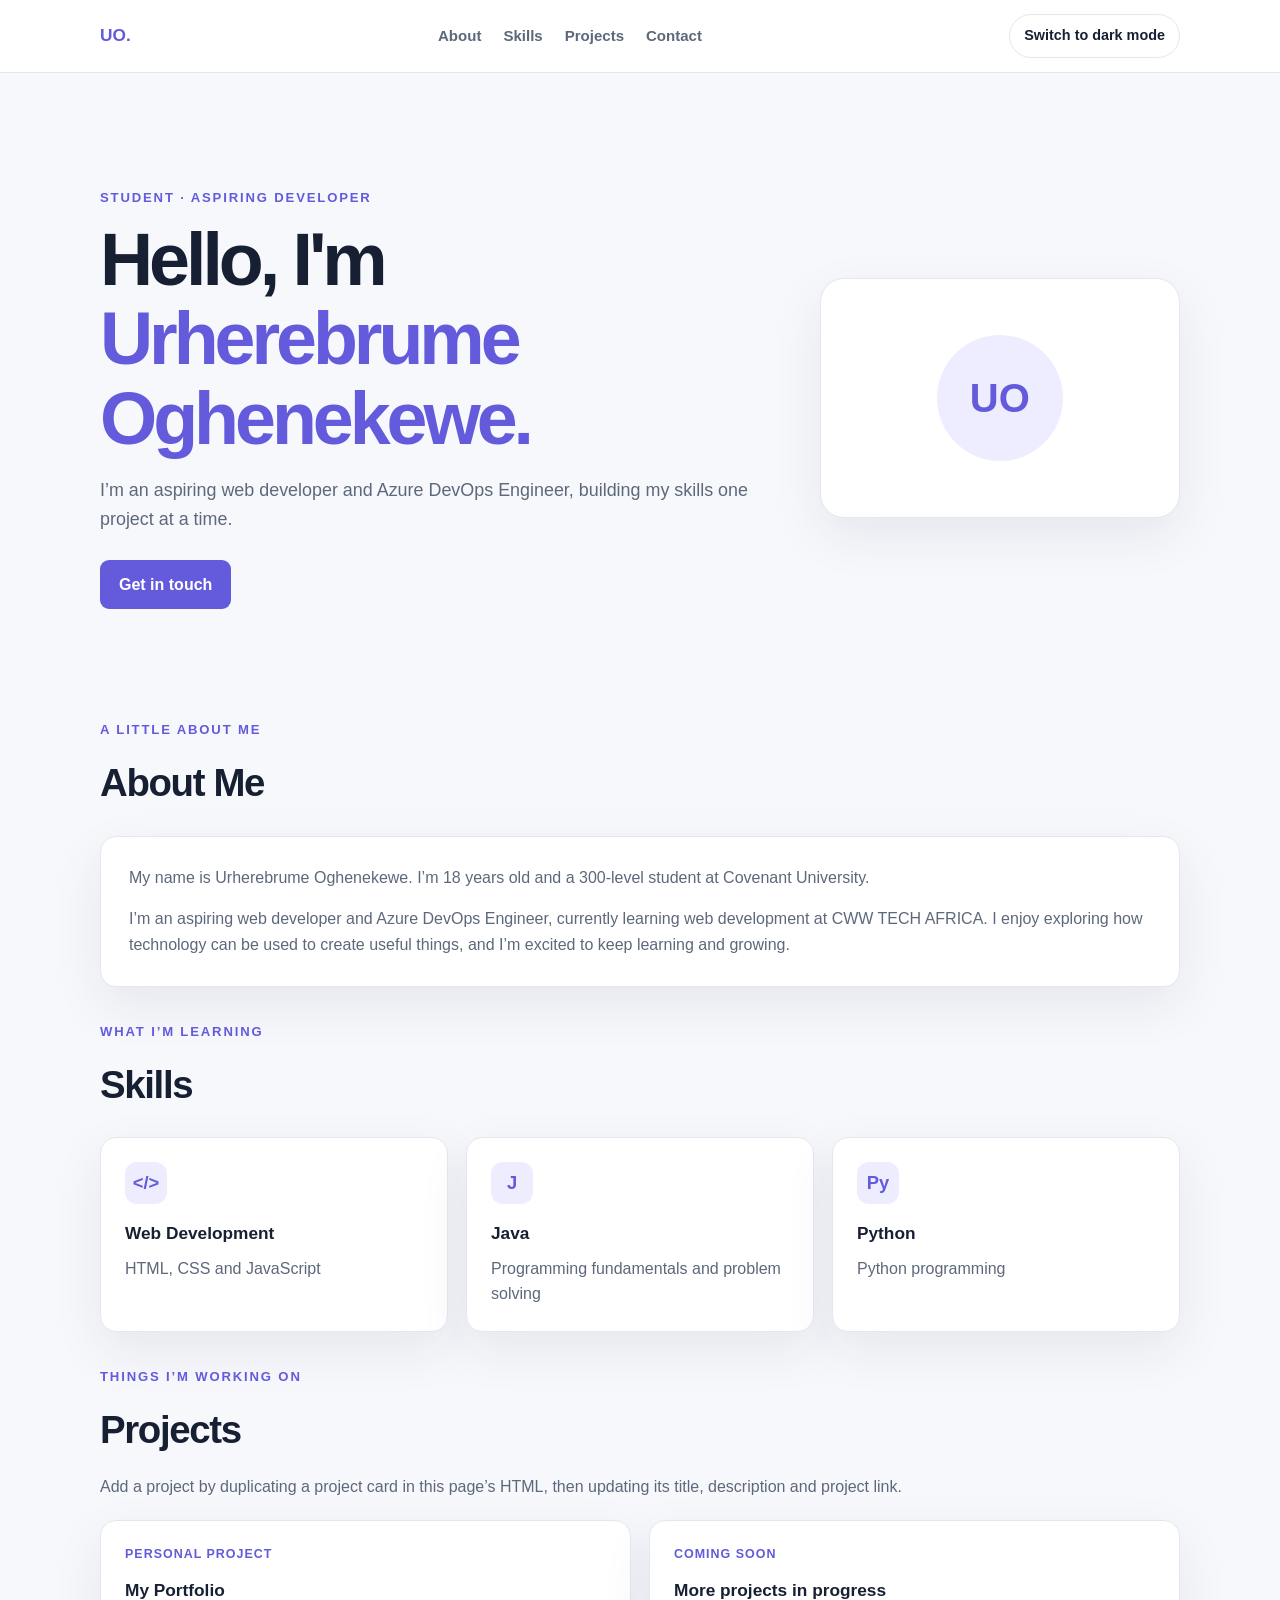
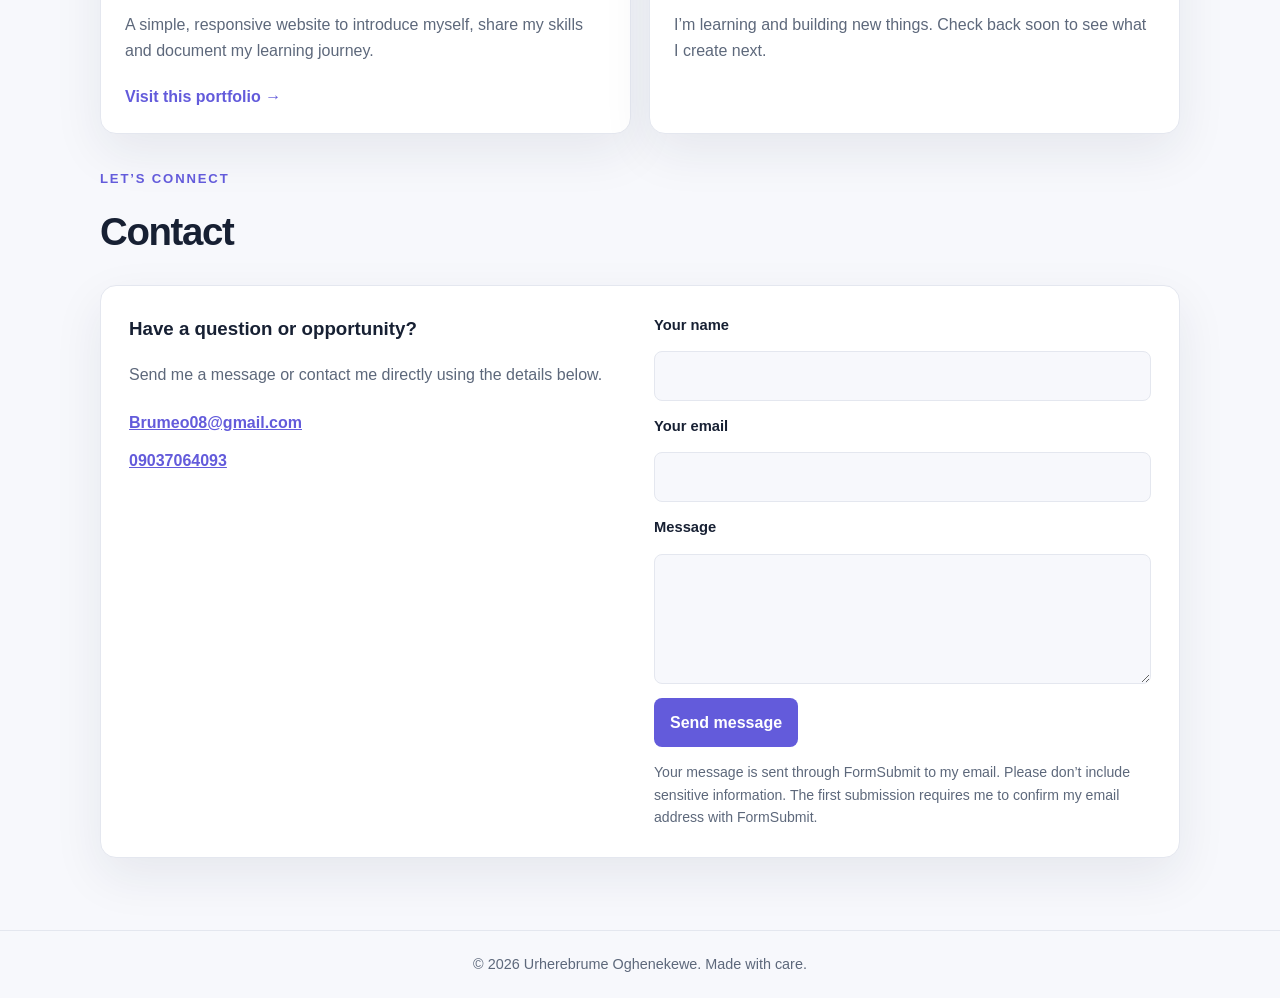
<file: index.html>
<!DOCTYPE html>
<html lang="en">
<head>
    <meta charset="UTF-8">
    <meta name="viewport" content="width=device-width, initial-scale=1.0">
    <meta name="description" content="The personal portfolio of Urherebrume Oghenekewe, aspiring web developer and Azure DevOps Engineer.">
    <title>Urherebrume Oghenekewe | Portfolio</title>
    <link rel="stylesheet" href="styles.css">
</head>
<body>
    <header>
        <div class="container navigation">
            <a class="brand" href="#home">UO.</a>
            <nav aria-label="Main navigation">
                <a href="#about">About</a>
                <a href="#skills">Skills</a>
                <a href="#projects">Projects</a>
                <a href="#contact">Contact</a>
            </nav>
            <button class="theme-toggle" id="theme-toggle" type="button" aria-pressed="false">
                Switch to dark mode
            </button>
        </div>
    </header>

    <main class="container" id="home">
        <div class="hero">
            <div>
                <p class="eyebrow">Student · Aspiring Developer</p>
                <h1>Hello, I'm <span>Urherebrume Oghenekewe.</span></h1>
                <p class="hero-copy">I’m an aspiring web developer and Azure DevOps Engineer, building my skills one project at a time.</p>
                <a class="primary-link" href="#contact">Get in touch</a>
            </div>
            <div class="hero-card" aria-label="UO initials">
                <div class="initials" aria-hidden="true">UO</div>
            </div>
        </div>

        <section id="about">
            <p class="eyebrow">A little about me</p>
            <h2 class="section-heading">About Me</h2>
            <div class="about-card">
                <p>My name is Urherebrume Oghenekewe. I’m 18 years old and a 300-level student at Covenant University.</p>
                <p>I’m an aspiring web developer and Azure DevOps Engineer, currently learning web development at CWW TECH AFRICA. I enjoy exploring how technology can be used to create useful things, and I’m excited to keep learning and growing.</p>
            </div>
        </section>

        <section id="skills">
            <p class="eyebrow">What I’m learning</p>
            <h2 class="section-heading">Skills</h2>
            <div class="skills-grid">
                <article class="skill-card">
                    <span class="skill-icon" aria-hidden="true">&lt;/&gt;</span>
                    <h3>Web Development</h3>
                    <p>HTML, CSS and JavaScript</p>
                </article>
                <article class="skill-card">
                    <span class="skill-icon" aria-hidden="true">J</span>
                    <h3>Java</h3>
                    <p>Programming fundamentals and problem solving</p>
                </article>
                <article class="skill-card">
                    <span class="skill-icon" aria-hidden="true">Py</span>
                    <h3>Python</h3>
                    <p>Python programming</p>
                </article>
            </div>
        </section>

        <section id="projects">
            <p class="eyebrow">Things I’m working on</p>
            <h2 class="section-heading">Projects</h2>
            <p class="projects-note">Add a project by duplicating a project card in this page’s HTML, then updating its title, description and project link.</p>
            <div class="projects-grid">
                <article class="project-card">
                    <span class="project-label">Personal project</span>
                    <h3>My Portfolio</h3>
                    <p>A simple, responsive website to introduce myself, share my skills and document my learning journey.</p>
                    <a class="project-link" href="#home">Visit this portfolio &rarr;</a>
                </article>
                <article class="project-card">
                    <span class="project-label">Coming soon</span>
                    <h3>More projects in progress</h3>
                    <p>I’m learning and building new things. Check back soon to see what I create next.</p>
                </article>
            </div>
        </section>

        <section id="contact">
            <p class="eyebrow">Let’s connect</p>
            <h2 class="section-heading">Contact</h2>
            <div class="contact-card">
                <div>
                    <h3>Have a question or opportunity?</h3>
                    <p>Send me a message or contact me directly using the details below.</p>
                    <div class="contact-details">
                        <a href="mailto:Brumeo08@gmail.com">Brumeo08@gmail.com</a>
                        <a href="tel:+2349037064093">09037064093</a>
                    </div>
                </div>
                <form class="contact-form" id="contact-form" action="https://formsubmit.co/Brumeo08@gmail.com" method="POST">
                    <input type="hidden" name="_subject" value="New portfolio contact message">
                    <input type="text" name="_honey" class="form-honeypot" tabindex="-1" autocomplete="off" aria-hidden="true">

                    <label for="sender-name">Your name</label>
                    <input id="sender-name" name="name" type="text" autocomplete="name" maxlength="100" required>

                    <label for="sender-email">Your email</label>
                    <input id="sender-email" name="email" type="email" autocomplete="email" maxlength="254" required>

                    <label for="sender-message">Message</label>
                    <textarea id="sender-message" name="message" maxlength="5000" required></textarea>

                    <button type="submit">Send message</button>
                    <p class="form-note">Your message is sent through FormSubmit to my email. Please don’t include sensitive information. The first submission requires me to confirm my email address with FormSubmit.</p>
                </form>
            </div>
        </section>
    </main>

    <footer>
        <div class="container">
            <p>&copy; <span id="year"></span> Urherebrume Oghenekewe. Made with care.</p>
        </div>
    </footer>

    <script src="script.js" defer></script>
</body>
</html>
</file>
<file: styles.css>
:root {
    color-scheme: light;
    --page: #f7f8fc;
    --surface: #ffffff;
    --text: #172033;
    --muted: #5d687b;
    --accent: #635bdb;
    --accent-soft: #eeedff;
    --border: #e4e7ef;
    --shadow: 0 18px 50px rgba(28, 36, 65, 0.08);
}

body.dark-theme {
    color-scheme: dark;
    --page: #111522;
    --surface: #1b2232;
    --text: #f3f5fb;
    --muted: #b0b9ca;
    --accent: #aaa4ff;
    --accent-soft: #302d50;
    --border: #30394c;
    --shadow: 0 18px 50px rgba(0, 0, 0, 0.2);
}

* {
    box-sizing: border-box;
}

html {
    scroll-behavior: smooth;
}

body {
    margin: 0;
    background: var(--page);
    color: var(--text);
    font-family: Arial, Helvetica, sans-serif;
    line-height: 1.6;
    transition: background-color 0.25s ease, color 0.25s ease;
}

a {
    color: inherit;
}

.container {
    width: min(1080px, calc(100% - 40px));
    margin: 0 auto;
}

header {
    position: sticky;
    top: 0;
    z-index: 10;
    border-bottom: 1px solid var(--border);
    background: var(--surface);
}

.navigation {
    min-height: 72px;
    display: flex;
    align-items: center;
    justify-content: space-between;
    gap: 24px;
}

.brand {
    color: var(--accent);
    font-size: 1.08rem;
    font-weight: 800;
    text-decoration: none;
}

nav {
    display: flex;
    align-items: center;
    gap: 22px;
}

nav a {
    color: var(--muted);
    font-size: 0.94rem;
    font-weight: 600;
    text-decoration: none;
}

nav a:hover,
nav a:focus-visible {
    color: var(--accent);
}

.theme-toggle {
    border: 1px solid var(--border);
    border-radius: 999px;
    padding: 9px 14px;
    background: var(--surface);
    color: var(--text);
    cursor: pointer;
    font: inherit;
    font-size: 0.9rem;
    font-weight: 700;
}

.theme-toggle:hover {
    border-color: var(--accent);
}

main {
    padding: 54px 0 72px;
}

.hero {
    display: grid;
    grid-template-columns: 1.5fr 0.8fr;
    align-items: center;
    gap: 44px;
    padding: 60px 0 76px;
}

.eyebrow {
    margin: 0 0 12px;
    color: var(--accent);
    font-size: 0.82rem;
    font-weight: 800;
    letter-spacing: 0.14em;
    text-transform: uppercase;
}

h1,
h2,
h3,
p {
    margin-top: 0;
}

h1 {
    max-width: 700px;
    margin-bottom: 18px;
    font-size: clamp(2.5rem, 6vw, 4.6rem);
    letter-spacing: -0.055em;
    line-height: 1.08;
}

h1 span {
    color: var(--accent);
}

.hero-copy {
    max-width: 650px;
    margin-bottom: 26px;
    color: var(--muted);
    font-size: 1.12rem;
}

.primary-link {
    display: inline-block;
    border-radius: 9px;
    padding: 12px 19px;
    background: var(--accent);
    color: #fff;
    font-weight: 700;
    text-decoration: none;
}

.primary-link:hover {
    filter: brightness(1.08);
}

.hero-card {
    display: grid;
    min-height: 240px;
    place-items: center;
    border: 1px solid var(--border);
    border-radius: 24px;
    background: var(--surface);
    box-shadow: var(--shadow);
    text-align: center;
}

.initials {
    display: grid;
    width: 126px;
    height: 126px;
    place-items: center;
    border-radius: 50%;
    background: var(--accent-soft);
    color: var(--accent);
    font-size: 2.5rem;
    font-weight: 800;
}

section {
    scroll-margin-top: 96px;
    margin-top: 34px;
}

.section-heading {
    margin-bottom: 22px;
    font-size: clamp(1.8rem, 4vw, 2.4rem);
    letter-spacing: -0.035em;
}

.about-card,
.skill-card,
.project-card,
.contact-card {
    border: 1px solid var(--border);
    border-radius: 16px;
    background: var(--surface);
    box-shadow: var(--shadow);
}

.about-card {
    padding: 28px;
    color: var(--muted);
}

.about-card p:last-child {
    margin-bottom: 0;
}

.skills-grid {
    display: grid;
    grid-template-columns: repeat(3, 1fr);
    gap: 18px;
}

.projects-grid {
    display: grid;
    grid-template-columns: repeat(auto-fit, minmax(min(100%, 260px), 1fr));
    gap: 18px;
}

.skill-card {
    padding: 24px;
}

.skill-card h3,
.project-card h3 {
    margin-bottom: 8px;
    font-size: 1.08rem;
}

.skill-card p,
.project-card p {
    margin-bottom: 0;
    color: var(--muted);
}

.skill-icon {
    display: inline-grid;
    width: 42px;
    height: 42px;
    margin-bottom: 16px;
    place-items: center;
    border-radius: 12px;
    background: var(--accent-soft);
    color: var(--accent);
    font-size: 1.15rem;
    font-weight: 800;
}

.project-label {
    display: inline-block;
    margin-bottom: 12px;
    color: var(--accent);
    font-size: 0.78rem;
    font-weight: 800;
    letter-spacing: 0.08em;
    text-transform: uppercase;
}

.project-card {
    display: flex;
    min-width: 0;
    flex-direction: column;
    align-items: flex-start;
    padding: 24px;
}

.project-card p {
    flex: 1;
}

.project-link {
    display: inline-block;
    margin-top: 20px;
    color: var(--accent);
    font-weight: 700;
    text-decoration: none;
}

.project-link:hover,
.project-link:focus-visible {
    text-decoration: underline;
}

.projects-note {
    margin: -8px 0 20px;
    color: var(--muted);
}

.contact-card {
    display: grid;
    grid-template-columns: 1fr 1fr;
    gap: 28px;
    padding: 28px;
}

.contact-card p {
    margin-bottom: 18px;
    color: var(--muted);
}

.contact-details {
    display: grid;
    gap: 12px;
    margin-top: 22px;
}

.contact-details a {
    width: fit-content;
    color: var(--accent);
    font-weight: 700;
    overflow-wrap: anywhere;
}

.contact-form {
    display: grid;
    gap: 14px;
}

.contact-form label {
    display: grid;
    gap: 6px;
    font-size: 0.92rem;
    font-weight: 700;
}

.contact-form input,
.contact-form textarea {
    width: 100%;
    border: 1px solid var(--border);
    border-radius: 8px;
    padding: 11px 12px;
    background: var(--page);
    color: var(--text);
    font: inherit;
}

.contact-form textarea {
    min-height: 130px;
    resize: vertical;
}

.contact-form input:focus,
.contact-form textarea:focus {
    outline: 2px solid var(--accent);
    outline-offset: 2px;
}

.form-honeypot {
    position: absolute;
    width: 1px !important;
    height: 1px;
    overflow: hidden;
    clip: rect(0, 0, 0, 0);
    white-space: nowrap;
}

.contact-form button {
    width: fit-content;
    border: 0;
    border-radius: 8px;
    padding: 12px 16px;
    background: var(--accent);
    color: #fff;
    cursor: pointer;
    font: inherit;
    font-weight: 700;
}

.contact-form button:hover {
    filter: brightness(1.08);
}

.form-note {
    margin: 0 !important;
    font-size: 0.88rem;
}

footer {
    border-top: 1px solid var(--border);
    padding: 22px 0;
    color: var(--muted);
    text-align: center;
    font-size: 0.9rem;
}

footer p {
    margin: 0;
}

@media (max-width: 760px) {
    .navigation {
        flex-wrap: wrap;
        padding: 14px 0;
    }

    nav {
        order: 3;
        width: 100%;
        justify-content: space-between;
        gap: 12px;
    }

    nav a {
        font-size: 0.85rem;
    }

    .hero {
        grid-template-columns: 1fr;
        gap: 28px;
        padding: 38px 0 50px;
    }

    .hero-card {
        min-height: 190px;
    }

    .skills-grid {
        grid-template-columns: repeat(2, 1fr);
    }

    .contact-card {
        grid-template-columns: 1fr;
    }
}

@media (max-width: 520px) {
    .container {
        width: min(100% - 28px, 1080px);
    }

    main {
        padding-top: 28px;
    }

    .skills-grid {
        grid-template-columns: 1fr;
    }
}
</file>
